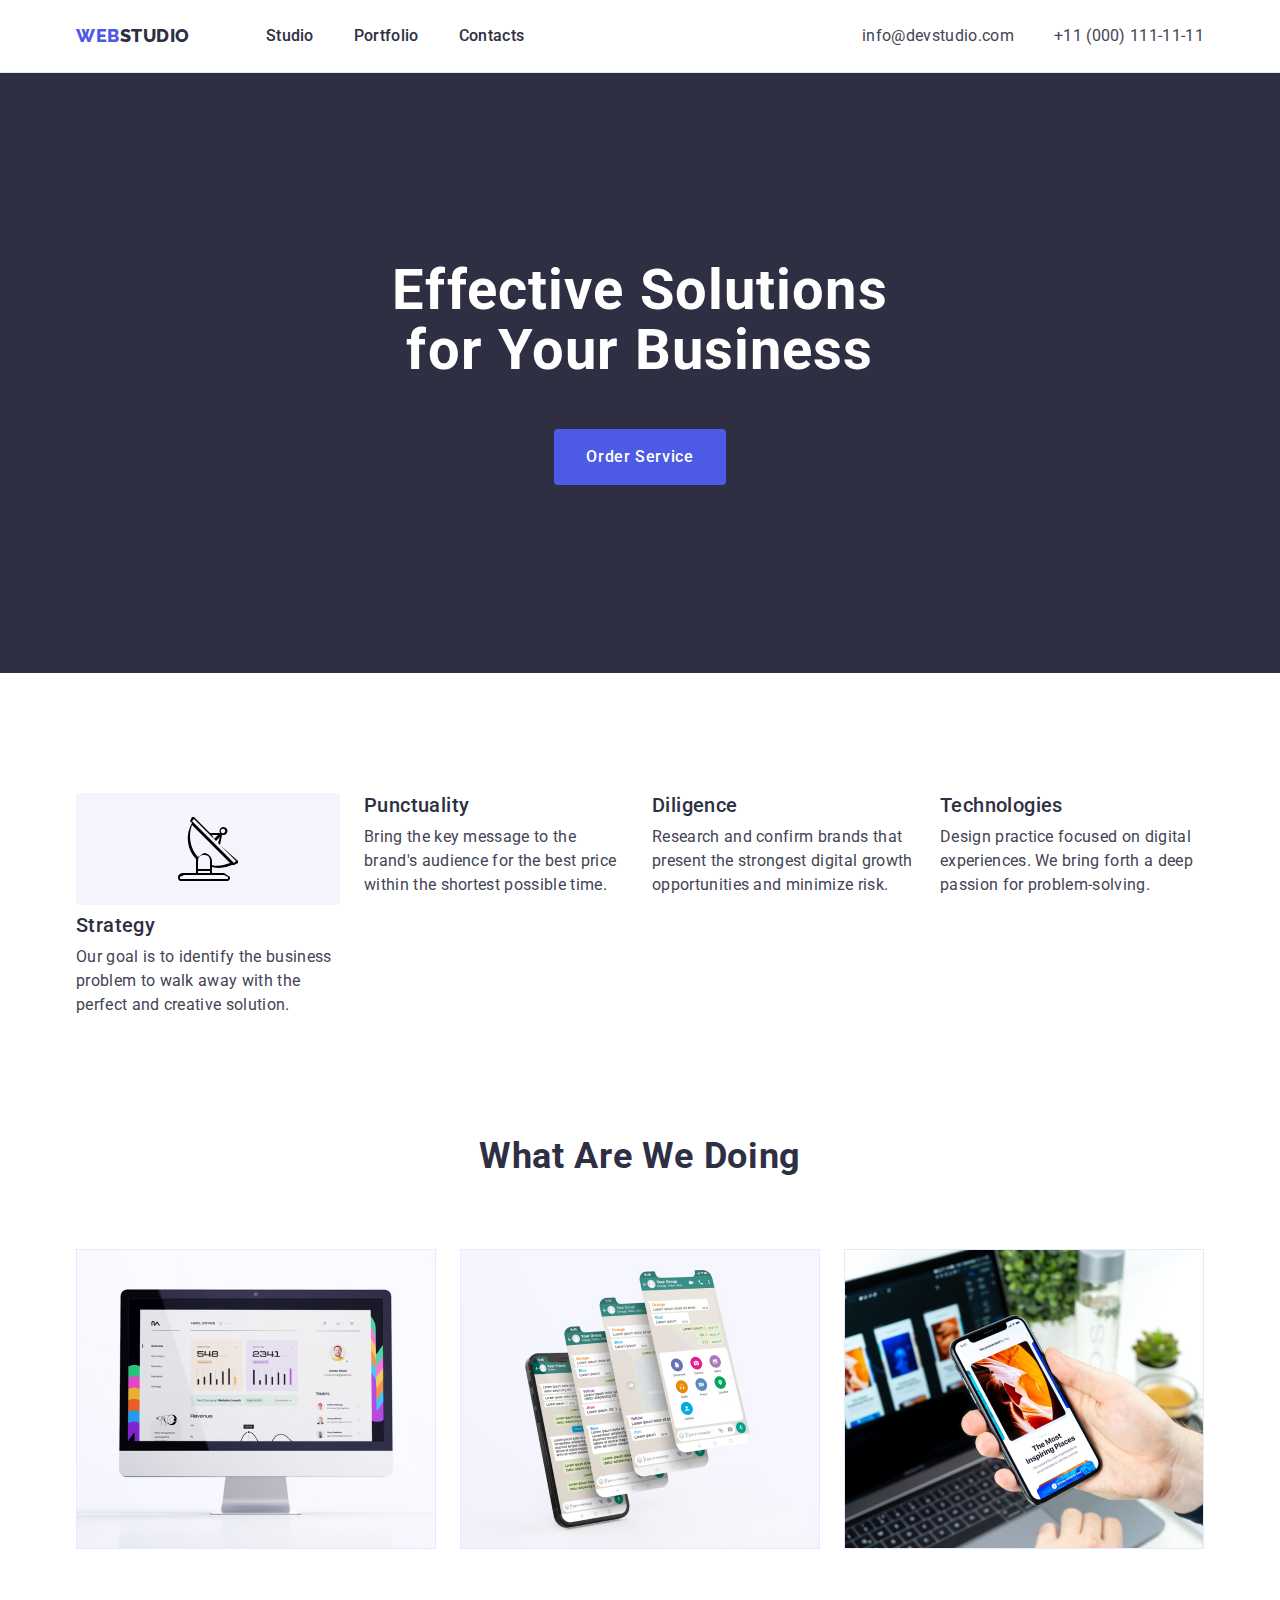
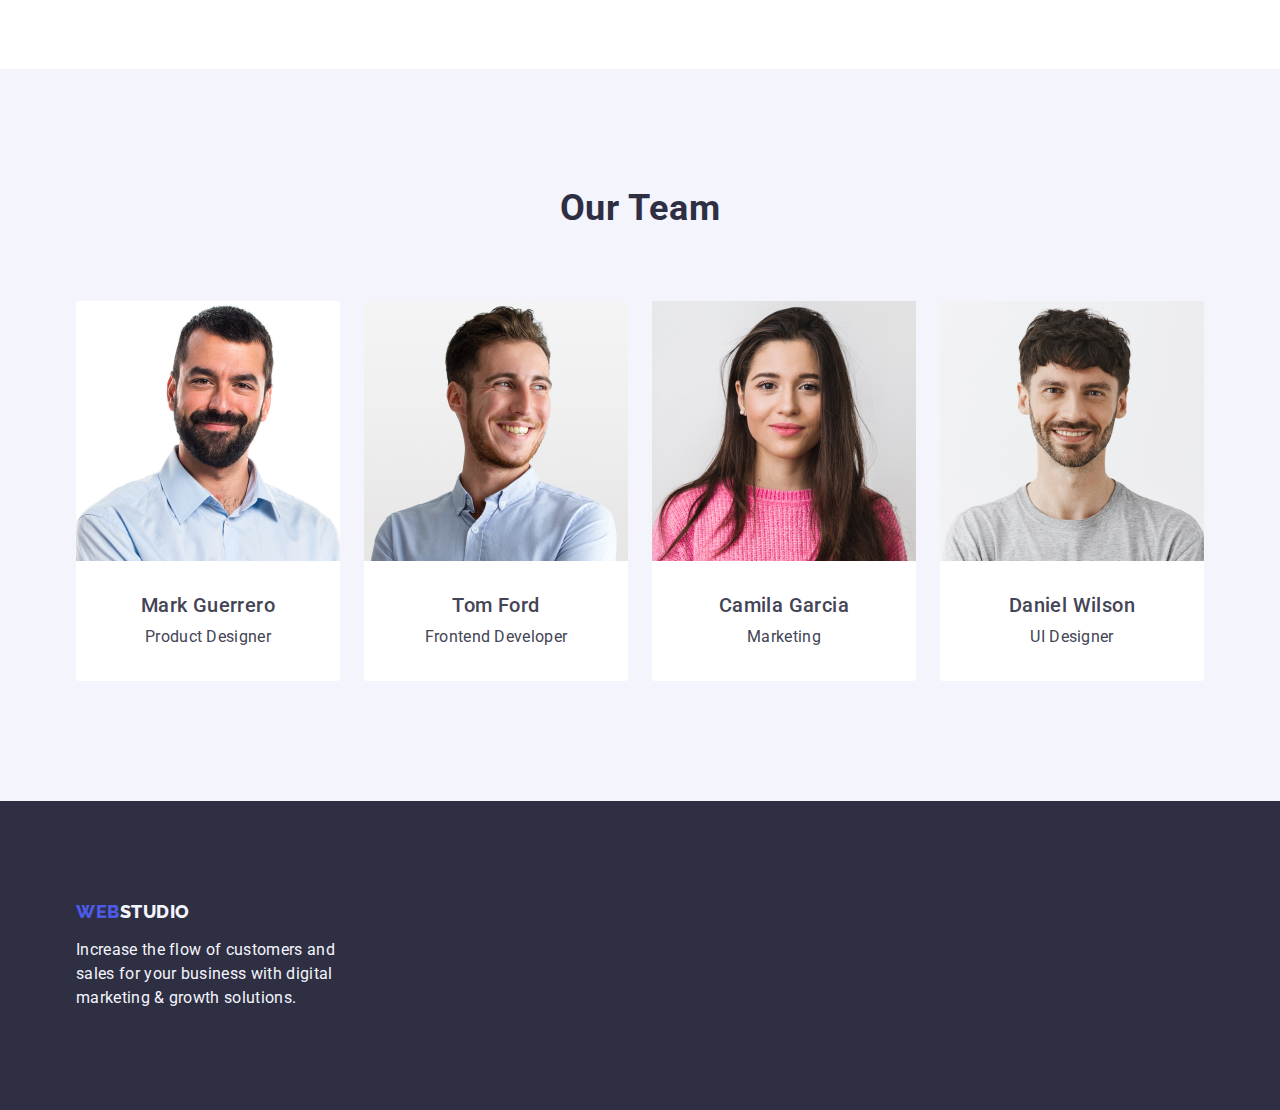
<file: index.html>
<!DOCTYPE html>
<html lang="en">
<head>
    <meta charset="UTF-8">
    <meta http-equiv="X-UA-Compatible" content="IE=edge">
    <meta name="viewport" content="width=device-width, initial-scale=1.0">
    <title>Main-Page</title>
    <link rel="preconnect" href="https://fonts.googleapis.com">
    <link rel="preconnect" href="https://fonts.gstatic.com" crossorigin>
    <link href="https://fonts.googleapis.com/css2?family=Raleway:wght@800&family=Roboto:wght@400;500;700;900&display=swap"
        rel="stylesheet">
        <link rel="stylesheet" href="https://cdnjs.cloudflare.com/ajax/libs/modern-normalize/1.1.0/modern-normalize.min.css">
    <link rel="stylesheet" href="./css/styles.css">
</head>
<body>
        <header class="page-header">
            <div class="container page-header-container">
                <nav class="page-navigation">
                <a class="logo link" href="./index.html">Web<span class="logo-st">Studio</span></a>
                <ul class="menu list">
                <li class="menu-item"><a class="menu-link link" href="./index.html">Studio</a></li>
                <li class="menu-item"><a class="menu-link link" href="./portfolio.html">Portfolio</a></li>
                <li class="menu-item"><a class="menu-link link " href="">Contacts</a></li>
            </ul>
        </nav>
            
        <address class="header-contact-list">
                <ul class="contact-list list">
                <li><a class="contact-link link" href="mailto:info@devstudio.com">info@devstudio.com</a></li>
                <li><a class="contact-link link" href="tel:+110001111111">+11 (000) 111-11-11</a></li>
            </ul>
            
        </address></div>
                
        </header>
        <main>
                <section class="hero">
                    <div class="container">
                        <h1 class="text-hero">Effective Solutions <br>
            for Your Business</h1>
                <button class="button-hero button" type="button">Order Service</button></div>
               
            </section>
            
            <!--Наш напрямок-->
                <section class="our-way">
                    <div class="container">
                        <h2 class="visually-hidden">features</h2>
                <ul class="our-direction list">
                    <li class="list-our-way">
                        <div class="icon-item">
                            <svg width="64" height="64">
                                <use href="./images/icons.svg#icon-moon">
                                </use>
                            </svg>
                        </div>
                    <h3 class="text-main-our-way">Strategy</h3>
                        <p class="text-minor-our-way">Our goal is to identify the business
                        problem to walk away with the perfect and creative solution.</p>
                    </li>
                    <li class="list-our-way">
                        <h3 class="text-main-our-way">Punctuality</h3>
                        <p class="text-minor-our-way">Bring the key message to the brand's audience for the best price within the shortest possible time.</p>
                    </li>
                    <li class="list-our-way">
                        <h3 class="text-main-our-way">Diligence</h3>
                        <p class="text-minor-our-way">Research and confirm brands that present the strongest digital growth opportunities and minimize risk.</p>
                    </li>
                    <li class="list-our-way">
                        <h3 class="text-main-our-way">Technologies</h3>
                        <p class="text-minor-our-way">Design practice focused on digital experiences. We bring forth a deep passion for problem-solving.</p>
                    </li>
                </ul></div>
                

            </section>
            
            <!--Що ми робимо-->
                <section class="section-our-works">
                    <div class="container">
                        <h2 class="our-works">  What are we doing </h2>
                <ul class="list list-our-work">
                    <li class="our-works-photo"><img src="./images/rc.jpg" alt="що ми робимо" 
                        width="360" 
                        height="300">
                    </li>
                    <li class="our-works-photo"><img src="./images/rccc.jpg" alt="що ми робимо"
                        width="360"
                         height="300">
                    </li>
                    <li class="our-works-photo"><img src="./images/rcc.jpg" alt="що ми робимо"
                        width="360" 
                        height="300"></li>
                </ul></div>
            </section>
            
           <!--Наша команда-->
            <section class="main-team section-our-team">
                <div class="container">
                    <h2 class="text-main-team">Our Team</h2>
                 <ul class="list list-our-team">
                    <li class="team-list-item">
                        <img src="./images/mg.jpg" alt="наша команда" width="264"
                         height="260">
                         <div class="team-name">
                            <h3 class="text-main-our-team">Mark Guerrero</h3>
                        <p class="text-minor-our-team">Product Designer</p></div>
                        
                        </li>
                    
                    <li class="team-list-item">
                        <img src="./images/tf.jpg" alt="наша команда"
                        width="264" 
                        height="260">
                        <div class="team-name">
                            <h3 class="text-main-our-team">Tom Ford</h3>
                        <p class="text-minor-our-team">Frontend Developer</p></div>
                        
                    </li>
                    
                    <li class="team-list-item"><img src="./images/cg.jpg" alt="наша команда"
                        width="264" 
                        height="260">
                        <div class="team-name">
                            <h3 class="text-main-our-team">Camila Garcia</h3>
                        <p class="text-minor-our-team">Marketing</p></div>
                        
                    </li>
                    
                    <li class="team-list-item"><img src="./images/dw.jpg" alt="наша команда"
                        width="264" 
                        height="260">
                        <div class="team-name">
                            <h3 class="text-main-our-team">Daniel Wilson</h3>
                        <p class="text-minor-our-team">UI Designer</p></div>
                        
                    </li>
                    
                 </ul></div>
            </section>
            
        </main>
            <footer class="page-footer">
                <div class="container">
                    <a class="logo link logo-footer-page " href="./index.html">Web<span class="logo-footer">Studio</span></a>
            <p class="text-footer">Increase the flow of customers and sales for your business with digital marketing & growth solutions.</p></div>
                
        </footer>
        
</body>
</html>
</file>
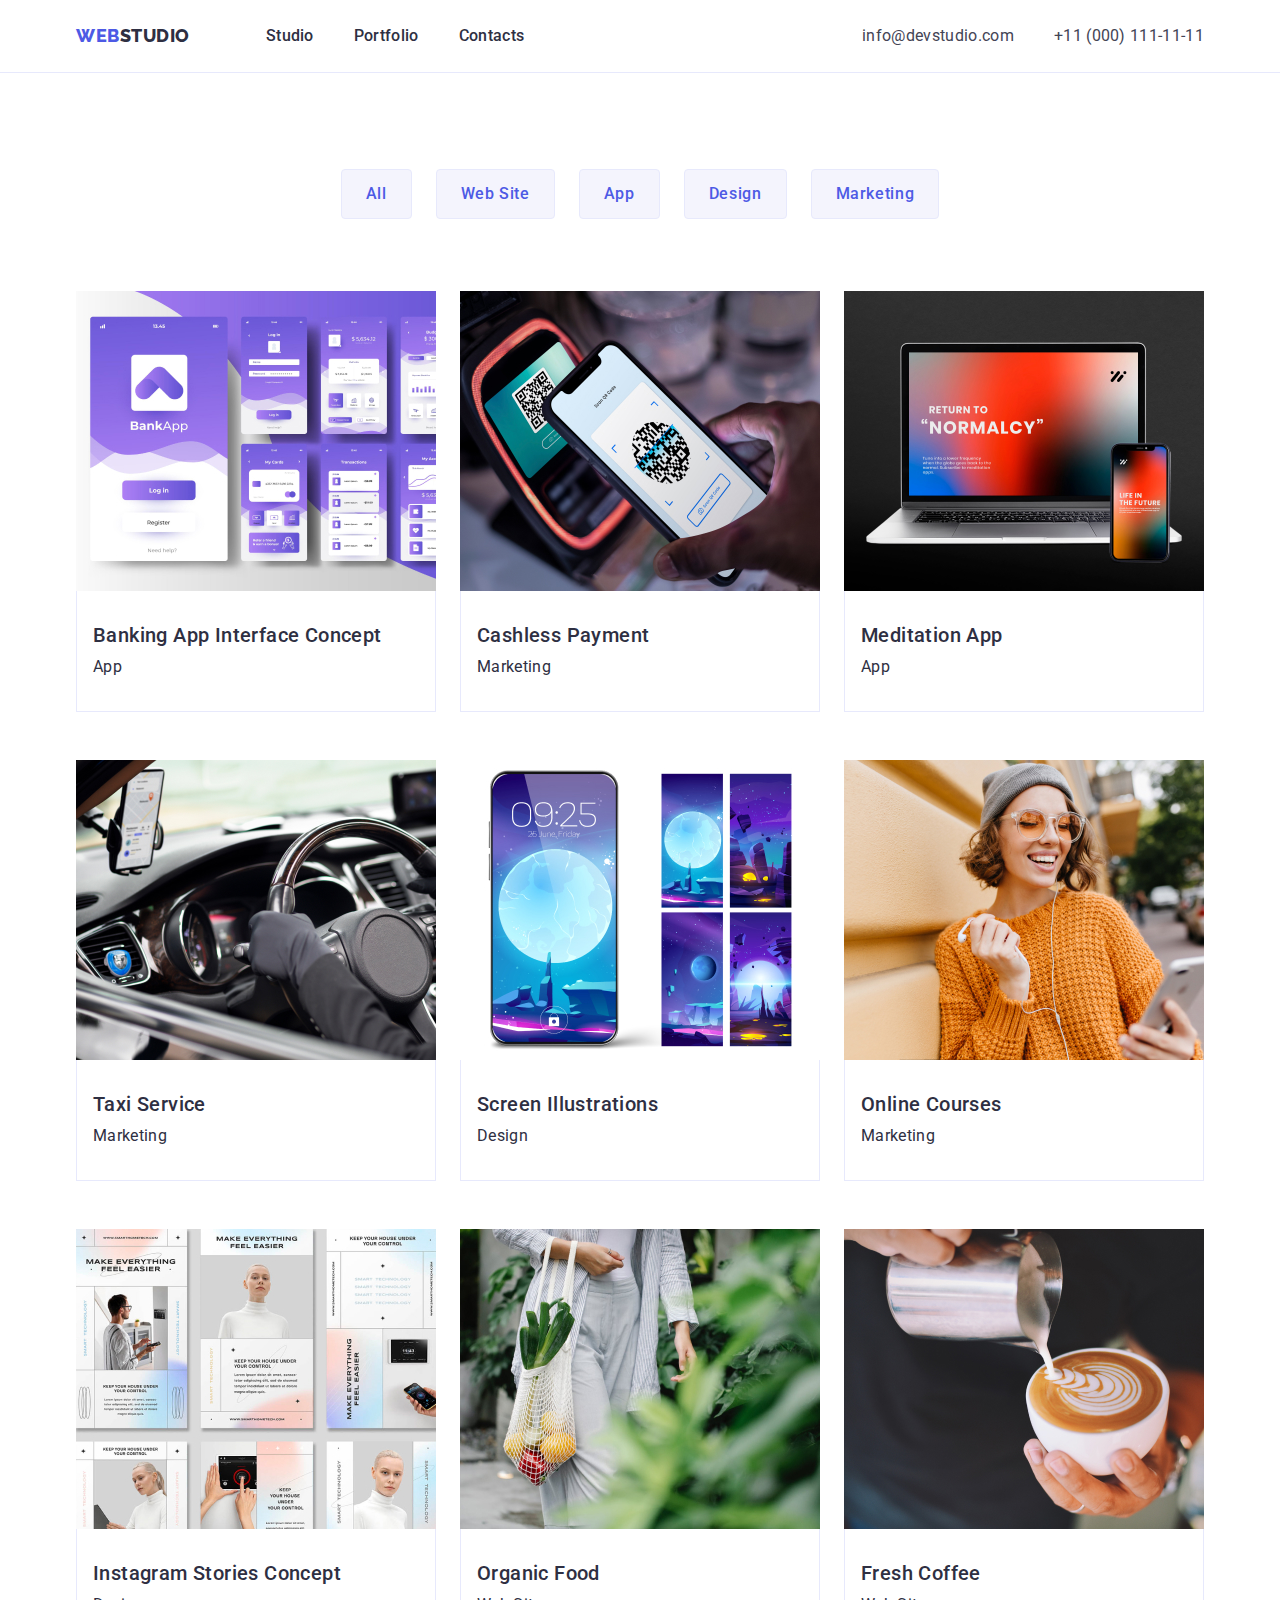
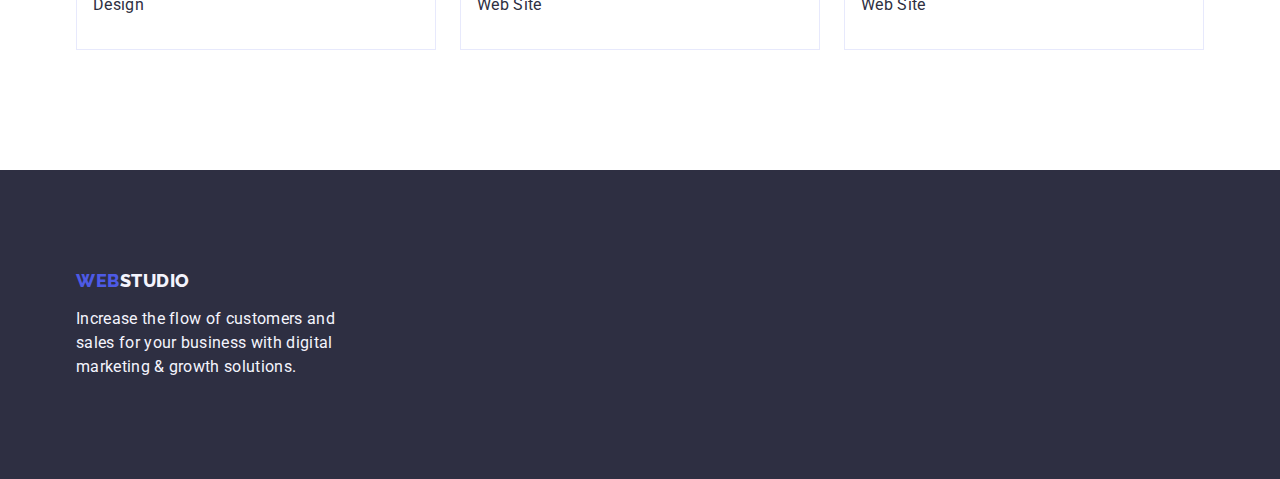
<file: portfolio.html>
<!DOCTYPE html>
<html lang="en">
<head>
    <meta charset="UTF-8">
    <meta http-equiv="X-UA-Compatible" content="IE=edge">
    <meta name="viewport" content="width=device-width, initial-scale=1.0">
    <title>Portfolio</title>
    <link rel="preconnect" href="https://fonts.googleapis.com">
    <link rel="preconnect" href="https://fonts.gstatic.com" crossorigin>
    <link href="https://fonts.googleapis.com/css2?family=Raleway:wght@800&family=Roboto:wght@400;500;700;900&display=swap"
        rel="stylesheet">
        <link rel="stylesheet" href="https://cdnjs.cloudflare.com/ajax/libs/modern-normalize/1.1.0/modern-normalize.min.css">
    <link rel="stylesheet" href="./css/styles.css">
</head>
<body>
    <header class="page-header">
        <div class="container page-header-container">
            <nav class="page-navigation">
            <a class="logo link" href="./index.html">Web<span class="logo-st">Studio</span></a>
            <ul class="menu list">
                <li class="menu-item"><a class="menu-link link" href="./index.html">Studio</a></li>
                <li class="menu-item"><a class="menu-link link" href="./portfolio.html">Portfolio</a></li>
                <li class="menu-item"><a class="menu-link link " href="">Contacts</a></li>
            </ul>
        </nav>
        
        <address class="header-contact-list">
                <ul class="contact-list list">
                <li><a class="contact-link link" href="mailto:info@devstudio.com">info@devstudio.com</a></li>
                <li><a class="contact-link link" href="tel:+110001111111">+11 (000) 111-11-11</a></li>
            </ul>
            
        </address></div>
            
    </header>
    <main>
        <!--Портфоліо, фото, Кнопки, опис-->
        <section class="img-pf ">
            <div class="container">
                 <h1 class="hero-portfolio">PortfolioItems></h1>
            <ul class="list list-portfolio-buttom">
                <li><button class="main-but-pf button button-pf" type="button">All</button></li>
                <li><button class="main-but-pf button button-pf" type="button">Web Site</button></li>
                <li><button class="main-but-pf button button-pf" type="button">App</button></li>
                <li><button class="main-but-pf button button-pf" type="button">Design</button></li>
                <li><button class="main-but-pf button button-pf" type="button">Marketing</button></li>
            </ul>
                <ul class="list list-portfolio">
                <li class="item">
                        <a class="link" href=""><img class="" src="./images/bankapp.jpg" alt="apps-photo"
                        width="360"
                        height="300">
                        <div class="list-pf">
                            <h2 class="text-main text-main-pf">Banking App Interface Concept</h2>
                    <p class="text-minor text-minor-pf">App</p></div>
                     </a>
                </li>
                <li class="item">
                    <a class="link" href=""><img class="" src="./images/cashless.jpg" alt="marketing-photo" 
                        width="360"
                         height="300"> 
                         <div class="list-pf">
                            <h2 class="text-main text-main-pf">Cashless Payment</h2>
                        <p class="text-minor text-minor-pf">Marketing</p></div>
                         </a>
                </li>
                <li class="item">
                    <a class="link" href=""><img class="" src="./images/medtapp.jpg" alt="apps-photo"
                     width="360"
                        height="300"> <div class="list-pf"><h2 class="text-main text-main-pf">Meditation App</h2>
                    <p class="text-minor text-minor-pf">App</p></div>
                     </a>
                    
                </li>
                <li class="item">
                    <a class="link" href="marketing"><img class="" src="./images/taxiserv.jpg" alt="marketing-photo"
                     width="360"
                        height="300"> <div class="list-pf"><h2 class="text-main text-main-pf">Taxi Service</h2>
                    <p class="text-minor text-minor-pf">Marketing</p></div>
                    </a>
                    
                </li>
                <li class="item">
                    <a class="link" href="desing"><img class="" src="./images/scrill.jpg" alt="design-photo"
                     width="360"
                        height="300"> <div class="list-pf"><h2 class="text-main text-main-pf">Screen Illustrations</h2>
                    <p class="text-minor text-minor-pf">Design</p></div>
                     </a>
                    
                </li>
                <li class="item">
                    <a class="link" href=""><img class="" src="./images/onlicours.jpg" alt="marketing-photo"
                     width="360"
                        height="300"> <div class="list-pf"><h2 class="text-main text-main-pf">Online Courses</h2>
                    <p class="text-minor text-minor-pf">Marketing</p></div>
                    </a>
                    
                </li>
                <li class="item">
                    <a class="link" href=""><img class="" src="./images/insta.jpg" alt="design-photo"
                    width="360"
                        height="300"> <div class="list-pf"><h2 class="text-main text-main-pf">Instagram Stories Concept</h2>
                    <p class="text-minor text-minor-pf">Design</p></div>
                     </a>
                    
                </li>
                <li class="item">
                    <a class="link" href=""><img class="" src="./images/orgfood.jpg" alt="web-photo"
                    width="360"
                        height="300"> <div class="list-pf"><h2 class="text-main text-main-pf">Organic Food</h2>
                    <p class="text-minor text-minor-pf">Web Site</p></div>
                    </a>
                    
                </li>
                <li class="item">
                    <a class="link" href=""><img class="" src="./images/frshcoffee.jpg" alt="web-photo"
                    width="360"
                        height="300"> <div class="list-pf"><h2 class="text-main text-main-pf">Fresh Coffee</h2>
                    <p class="text-minor text-minor-pf">Web Site</p></div>
                    </a>
                    
                </li>
            </ul>
            </div>
               
        </section>
    </main>
    <footer class="page-footer">
        <div class="container">
            <a class="logo link logo-footer-page " href="./index.html">Web<span class="logo-footer">Studio</span></a>
            <p class="text-footer">Increase the flow of customers and sales for your business with digital marketing &
                growth solutions.</p>
        </div>
    
    </footer>
    
</body>
</html>
</file>
<file: css/styles.css>
:root {
    --previous-color-text: #2E2F42;
    --secondary-color-text: #434455;
    --third-color-text:#FFFFFF; 
    --footer-text-color:#F4F4FD;
    --button-color-text: #4D5AE5;
    --button-color-bg: #F4F4FD;
    --main-background-color: #FFFFFF;
    --accent-color: #2196f3;
    --hero-background-color:#2E2F42;
    --main-but-pf-border:#e7e9fc;
   }
   
   h1,
   h2,
   h3,
   h4,
   p {
    margin-top: 0;
    margin-bottom: 0;
   }
   
   ul,
   ol {
    margin-top: 0;
    margin-bottom: 0;
    padding-left: 0;
   }
   
   img {
    display: block;
   }
   
   
   
   body {
    font-family: 'Roboto', sans-serif;
    color: var(--secondary-color-text);
    background-color: var(--main-background-color);
       }
   .list {list-style: none;}
   
   .link{text-decoration: none;}
   
   .button{cursor: pointer;}
   
   .logo{
   font-family: 'Raleway',sans-serif;
   font-weight: 800;
   font-size: 18px;
   letter-spacing: 0.03em;
   line-height: 1.17;
   margin-right: 76px;
   }
   
   .logo {
    color: #4D5AE5;
    text-transform: uppercase;
   }
   
   .logo-st {
    color: #2E2F42;
   }
   
   .header-contact-list{
    font-style:normal;
    
   }
   
   .menu-link{
    font-weight: 500;
    font-size: 16px;
    line-height: 1.5;
    letter-spacing: 0.02em;
    padding: 24px 0;
    display: block;
    color: #2e2f42;}
    
   .menu-link:hover,
   .menu-link:focus{
    color: #404BBF;
   }
   
   .contact-link{
   font-size: 16px;
   line-height: 1.5;
   letter-spacing: 0.02em;
    padding: 24px 0;
   margin-left: auto;
   color: var(--secondary-color-text);
   }
   
   .contact-link:hover,
   .contact-link:focus{
    color: #404BBF;
   }
   
   .button-hero:hover,
   .button-hero:focus{background-color: #404BBF; }
   
   /* ================= HEADER ================= */
   .page-header{
    border-bottom: 1px solid #E7E9FC;
   }
   .page-header-container {
    display: flex;
    align-items: center;
    justify-content: space-between;
     }
   
   .contact-list{
    display: flex;
    align-items: center;
    gap: 40px;
   }
   
   .page-navigation {
    display: flex;
    align-items: center;
   }
   
   .menu {
    display: flex;
    gap: 40px;
   }
   
   /* ---- HERO ---- */
         
   .visually-hidden {
    position: absolute;
    width: 1px;
    height: 1px;
    margin: -1px;
    border: 0;
    padding: 0;
    white-space: nowrap;
    clip-path: inset(100%);
    clip: rect(0 0 0 0);
    overflow: hidden;
  }
   
   .page-our-way{
   display: flex;
   align-items: center;
   }
   
   .list-our-way{
    width: calc((100% - 72px) / 4);
    
   }
   
   .our-way-text{
    margin-bottom: 8px;
   }
   
   .our-way{
   padding-top: 120px;
   padding-bottom: 120px;
   }
   
   .our-direction{
   display: flex;
   gap: 24px;
   }
   
   /*наш напрямок*/
   
   .icon-item {
    display: flex;
    align-items: center;
    height: 112px;
    justify-content:center;
    background: #F4F4FD;
    border-radius: 4px;
    margin-bottom: 8px;
  }

   .text-main-our-way{
   font-weight: 500;
   font-size: 20px;
   line-height: 1.2;
   letter-spacing: 0.02em;
   margin-bottom: 8px;
   color: var(--previous-color-text);
   }
   
   .text-minor-our-way{
   font-size: 16px;
   line-height: 1.5;
   letter-spacing: 0.02em;
   color: var(--secondary-color-text);}
   
   .container{
   width: 1158px;
   margin-left: auto;
   margin-right: auto;
   padding-left: 15px;
   padding-right: 15px;
   }
   
   
   .text-hero{
   font-weight: 700;
   font-size: 56px;
   line-height: 1.07;
   letter-spacing: 0.02em;
   text-align: center;
   color: var(--third-color-text);
   margin-left: auto;
   margin-right: auto;
   max-width: 496px;
   }
   
   /*секція-герой-головна*/
   .hero{
   text-align: center;
   padding: 188px 0 188px 0;
   background-color:var(--hero-background-color);
   }
   
   /*кнопка-головна*/
   .button-hero{
    display: block;
    min-width: 169px;
    margin-left: auto;
    margin-right: auto;
    font-family: 'Roboto', sans-serif;
    font-weight: 500;
    font-size: 16px;
    line-height: 1.5;
    letter-spacing: 0.04em;
    padding: 16px 32px;
    border: none;
    border-radius: 4px ;
    color: #FFFFFF;
    background-color: #4D5AE5;}
   
   /*головний текст на банері*/
   .text-hero{
    margin-bottom: 48px;
    color: var(--third-color-text);
    background-color: #2E2F42;}
   
   
   /*Що ми робимо*/
   
   .list-our-work{
    display: flex;
    gap: 24px;
    
   }
   
   .section-our-works {
    padding-bottom: 120px;
   }
   
   .our-works-photo{
    
   }
   
   .our-works{
   font-weight: 700;
   font-size: 36px;
   line-height: 1.11;
   text-align: center;
   letter-spacing: 0.02em;
   text-transform: capitalize;
   margin-bottom: 72px;
   color: var(--previous-color-text);}
   
   /*Наша команда*/
   
   .team-name{
    padding: 32px 16px;
    text-align: center;
    
   }
   
   .text-main-our-team {
    font-weight: 500;
    font-size: 20px;
    line-height: 24px;
    margin-bottom: 8px;
    letter-spacing: 0.02em;
    }
   
   
   .text-minor-our-team {
    font-weight: 400;
    font-size: 16px;
    line-height: 24px;
    letter-spacing: 0.02em;
     
   }
   
   .section-our-team{
    padding-bottom: 120px;
    padding-top: 120px;
   }
   
   .list-our-team{
    display: flex;
    gap: 24px;
    align-items: center;
   
   }
   .team-list-item{
    border-radius: 0px 0px 4px 4px;
    
   }
   
   .text-main-team{
   font-weight: 700;
   font-size: 36px;
   line-height: 1.11;
   text-align: center;
   letter-spacing: 0.02em;
   text-transform: capitalize;
   margin-bottom:72px;
   color: var(--previous-color-text);}
   
   .main-team{
    background: #F4F4FD;}
   
   /*текст футера*/
   
   .text-footer{
   font-size: 16px;
   line-height: 1.5;
   letter-spacing: 0.02em;
   max-width: 264px;
   color: var(--footer-text-color);}
   
   .page-footer{
    padding-top: 100px ;
    padding-bottom: 100px ;
    background-color: #2e2f42;}
   
   .logo-footer{
    color: #F4F4FD;}
   
   .logo-footer-page{
    margin-bottom: 16px;
    display: inline-block;}
   
   /*кнопки-портфоліо*/
   
   .button-pf{color: #4D5AE5;}
   .main-but{
   
    font-family: 'Roboto',sans-serif;
    font-style: normal;
    font-weight: 500;
    font-size: 16px;
    line-height: 1.5;
    display: flex;
    align-items: center;
    text-align: center;
    letter-spacing: 0.04em;
    color: var(--button-color-text);
    background-color: var(--button-color-bg);
   
   }
   
   /* Портфоліо*/
   
   .pf-main-but{
    padding: 72px;
   
   
   }
   
   .text-main-pf{
    font-weight: 500;
    font-size: 20px;
    line-height: 1.2;
    letter-spacing: 0.02em;
    margin-bottom: 8px;
    color: var(--previous-color-text);
   
   }
   
   .text-minor{
   
   }
   
   
   .text-minor-pf{
    font-size: 16px;
    line-height: 1.5;
    letter-spacing: 0.02em;
    color: var(--previous-color-text);
   }
   
   
   .list-portfolio-buttom{
    display: flex;
    gap: 24px;
    justify-content: center;
    margin-bottom: 72px;
   }
   
   .item{
    flex-basis: calc((100% - 20px) / 9);
   }
   
   
   .button-pf{
    text-align: center;      
    letter-spacing: 0.04em;
    padding: 12px 24px;
    border: 1px;
    border-radius: 4px;
    flex-direction: row;
   }
   
   .list-portfolio{
    display: flex;
    flex-wrap: wrap;
    gap: 24px;
    row-gap: 48px;
   }
   
   .list-pf{
    border-width: 1px ;
   border-style: solid ;
   border-top: none;
   border-color: #E7E9FC;
   padding: 32px 16px;
   }
   
   .hero-portfolio {
        position: absolute;
        width: 1px;
        height: 1px;
        margin: -1px;
        border: 0;
        padding: 0;
        white-space: nowrap;
        clip-path: inset(100%);
        clip: rect(0 0 0 0);
        overflow: hidden;
      }
   
    .img-pf {
         padding-top: 96px;
         padding-bottom: 120px;
   
        }
   
   
   .main-but-pf{
    font-family: 'Roboto', sans-serif;
    font-style: normal;
    font-weight: 500;
    font-size: 16px;
    line-height: 1.5;
    letter-spacing: 0.04em;
    border: 1px solid var(--main-but-pf-border);
    color: var(--button-color-text);
    background-color: var(--button-color-bg);
   }
   
   .team-list-item{ 
    background-color: var(--main-background-color);
   }
   
   .main-but-pf:hover,
   .main-but-pf:focus{
    border: 1px solid transparent;
    color: #FFFFFF;
    background-color: #404BBF;
   }
</file>
